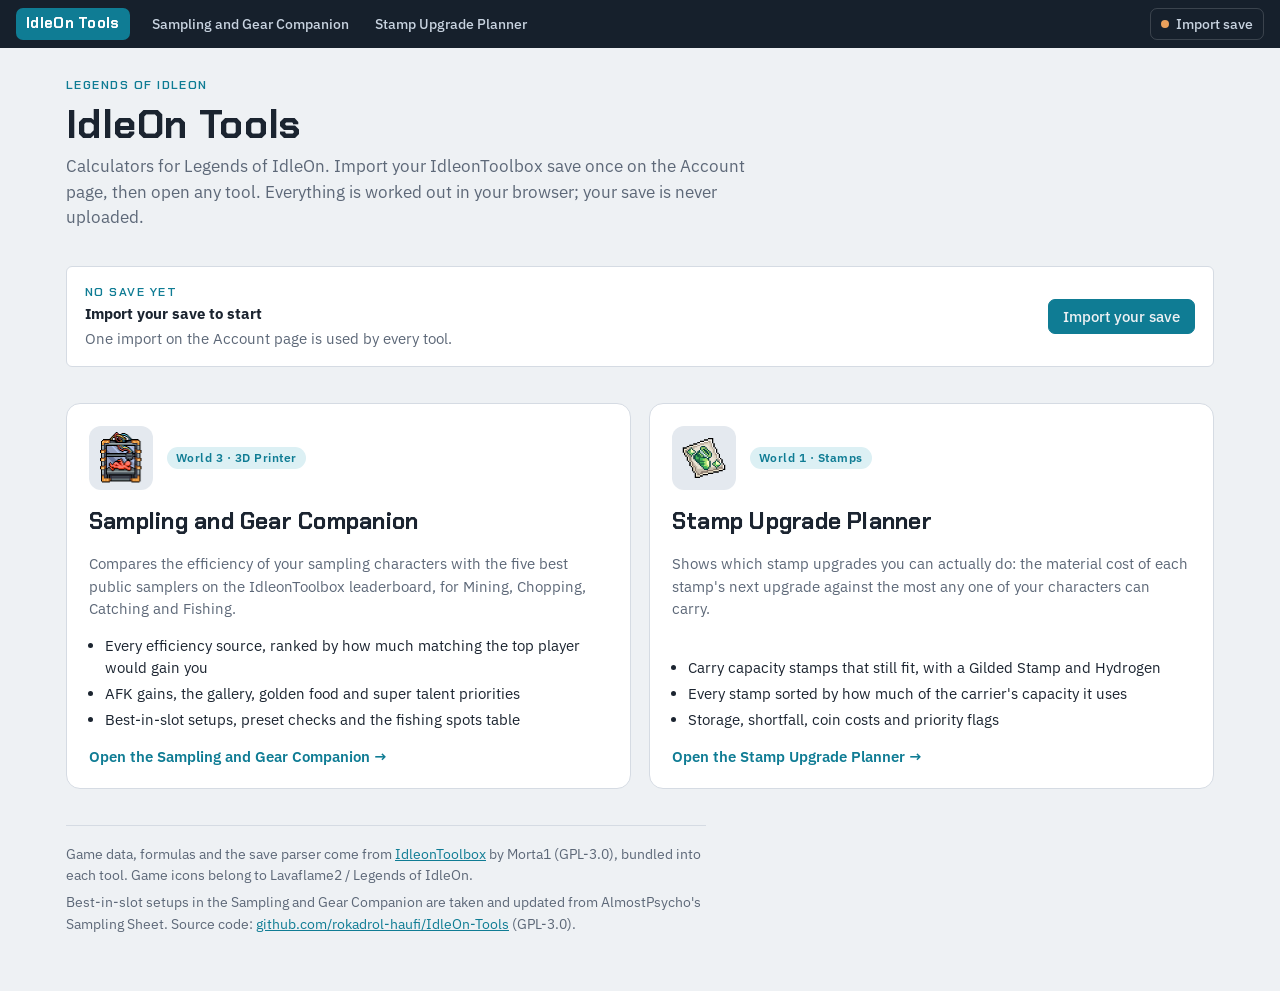
<file: index.html>
<!doctype html>
<html lang="en">
<head>
<meta charset="utf-8">
<meta name="viewport" content="width=device-width, initial-scale=1">
<title>IdleOn Tools</title>
<meta name="description" content="Calculators for Legends of IdleOn: 3D Printer sample gaps and stamp upgrade planning. Import your IdleonToolbox save once; everything runs in your browser.">
<link rel="icon" href="assets/favicon.png" type="image/png">
<link rel="icon" href="assets/favicon-32.png" sizes="32x32" type="image/png">
<link rel="apple-touch-icon" href="assets/apple-touch-icon.png">
<link rel="stylesheet" href="assets/theme.css">
<script src="assets/site.js" data-page="home"></script>
<style>
/* Layout: one column — title block, account status, a card per tool, credits. */
.page { gap: 36px; }
.lede { font-size: 1.05rem; }
.acct-card { display: flex; flex-wrap: wrap; gap: 10px 16px; align-items: center; }
.acct-card .grow { flex: 1 1 280px; min-width: 0; display: grid; gap: 2px; }
.tools { display: grid; grid-template-columns: repeat(auto-fit, minmax(300px, 1fr)); gap: 18px; }
.tool { display: grid; grid-template-rows: auto auto 1fr auto; gap: 14px; background: var(--surface); border: 1px solid var(--line); border-radius: 14px; padding: 22px 22px 20px; text-decoration: none; color: inherit; transition: border-color .15s, transform .15s; }
.tool:hover { border-color: var(--accent); transform: translateY(-2px); }
.tool:focus-visible { outline: 2px solid var(--accent); outline-offset: 3px; }
.tool .top { display: flex; gap: 14px; align-items: center; }
.tool .icon { width: 64px; height: 64px; flex: none; display: grid; place-items: center; background: var(--sunk); border-radius: 12px; }
.tool .icon img { max-width: 48px; max-height: 52px; }
.tool .tag { font-size: 0.75rem; font-weight: 600; letter-spacing: 0.04em; color: var(--accent); background: var(--accent-soft); border-radius: 999px; padding: 2px 9px; }
.tool h2 { font-size: 1.45rem; font-weight: 700; }
.tool .what { color: var(--muted); }
.tool ul { margin: 0; padding-left: 1.1em; display: grid; gap: 4px; font-size: 0.93rem; }
.tool .go { font-weight: 600; color: var(--accent); }
footer { color: var(--muted); font-size: 0.88rem; display: grid; gap: 6px; border-top: 1px solid var(--line); padding-top: 18px; max-width: 80ch; }
@media (prefers-reduced-motion: reduce) { .tool:hover { transform: none; } }
</style>
</head>
<body>
<nav id="site-bar"></nav>
<main class="page">
  <header class="page-head">
    <span class="eyebrow">Legends of IdleOn</span>
    <h1>IdleOn Tools</h1>
    <p class="lede">Calculators for Legends of IdleOn. Import your IdleonToolbox save once on the Account page, then open any tool. Everything is worked out in your browser; your save is never uploaded.</p>
  </header>

  <section class="panel acct-card" aria-label="Your save">
    <div class="grow" id="acctText"></div>
    <a class="btn primary" href="account/" id="acctBtn">Import your save</a>
  </section>

  <section class="tools" aria-label="All tools">
    <a class="tool" href="sampling-gear-companion/">
      <div class="top"><span class="icon"><img src="assets/ConTower0.png" alt=""></span><span class="tag">World 3 · 3D Printer</span></div>
      <h2>Sampling and Gear Companion</h2>
      <div class="what">
        <p>Compares the efficiency of your sampling characters with the five best public samplers on the IdleonToolbox leaderboard, for Mining, Chopping, Catching and Fishing.</p>
      </div>
      <ul>
        <li>Every efficiency source, ranked by how much matching the top player would gain you</li>
        <li>AFK gains, the gallery, golden food and super talent priorities</li>
        <li>Best-in-slot setups, preset checks and the fishing spots table</li>
      </ul>
      <span class="go">Open the Sampling and Gear Companion →</span>
    </a>
    <a class="tool" href="stamp-planner/">
      <div class="top"><span class="icon"><img src="assets/StampA34.png" alt=""></span><span class="tag">World 1 · Stamps</span></div>
      <h2>Stamp Upgrade Planner</h2>
      <div class="what">
        <p>Shows which stamp upgrades you can actually do: the material cost of each stamp's next upgrade against the most any one of your characters can carry.</p>
      </div>
      <ul>
        <li>Carry capacity stamps that still fit, with a Gilded Stamp and Hydrogen</li>
        <li>Every stamp sorted by how much of the carrier's capacity it uses</li>
        <li>Storage, shortfall, coin costs and priority flags</li>
      </ul>
      <span class="go">Open the Stamp Upgrade Planner →</span>
    </a>
  </section>

  <footer>
    <p>Game data, formulas and the save parser come from <a href="https://github.com/Morta1/IdleonToolbox">IdleonToolbox</a> by Morta1 (GPL-3.0), bundled into each tool. Game icons belong to Lavaflame2 / Legends of IdleOn.</p>
    <p>Best-in-slot setups in the Sampling and Gear Companion are taken and updated from AlmostPsycho's Sampling Sheet. Source code: <a href="https://github.com/rokadrol-haufi/IdleOn-Tools">github.com/rokadrol-haufi/IdleOn-Tools</a> (GPL-3.0).</p>
  </footer>
</main>
<script>
(() => {
  const T = window.IdleonTools;
  const paint = (m) => {
    document.getElementById('acctText').innerHTML = m
      ? `<span class="eyebrow">Save loaded</span><strong>${T.esc(m.label)}</strong><span class="muted">Save from ${T.esc(T.when(m.lastUpdated))}${m.chars ? ' · ' + m.chars + ' characters' : ''}</span>`
      : '<span class="eyebrow">No save yet</span><strong>Import your save to start</strong><span class="muted">One import on the Account page is used by every tool.</span>';
    const b = document.getElementById('acctBtn');
    b.textContent = m ? 'Manage account' : 'Import your save';
    b.classList.toggle('primary', !m);
  };
  paint(T.account.meta());
  T.account.onChange(paint);
})();
</script>
</body>
</html>
</file>
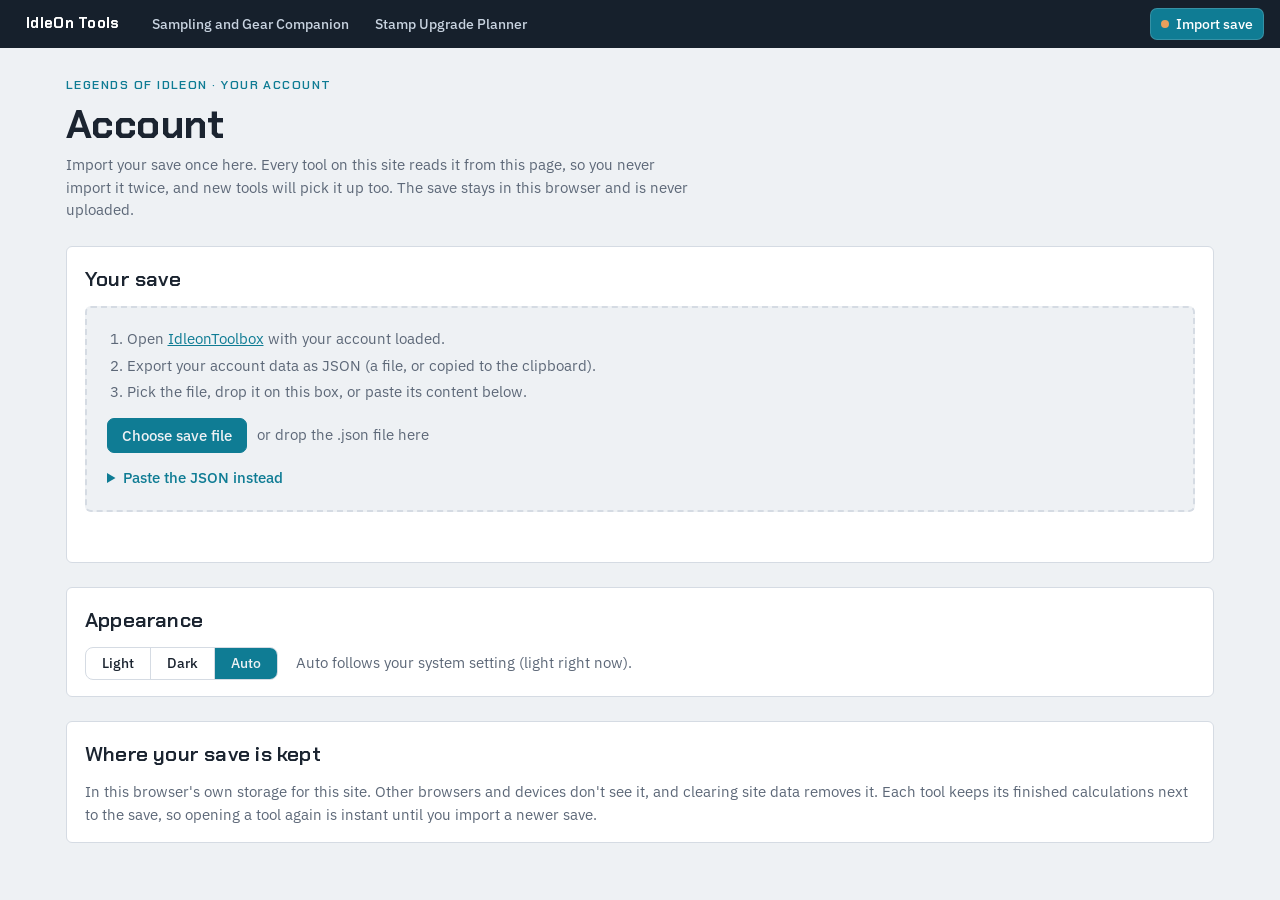
<file: account/index.html>
<!doctype html>
<html lang="en">
<head>
<meta charset="utf-8">
<meta name="viewport" content="width=device-width, initial-scale=1, viewport-fit=cover">
<title>Account · IdleOn Tools</title>
<meta name="description" content="Import your Legends of IdleOn save once; every IdleOn Tools page reads it from here.">
<link rel="icon" href="../assets/favicon.png" type="image/png">
<link rel="icon" href="../assets/favicon-32.png" sizes="32x32" type="image/png">
<link rel="apple-touch-icon" href="../assets/apple-touch-icon.png">
<link rel="stylesheet" href="../assets/theme.css">
<script src="../assets/site.js" data-page="account"></script>
<style>
/* Layout: page head, the save panel (summary + characters or the import box), then display settings. */
.drop { display: grid; gap: 14px; justify-items: start; border: 2px dashed var(--line); border-radius: var(--radius); padding: 20px; background: var(--bg); }
.drop.over { border-color: var(--accent); background: var(--accent-soft); }
.drop .row { display: flex; flex-wrap: wrap; gap: 10px; align-items: center; }
.drop ol { margin: 0; padding-left: 1.3em; display: grid; gap: 4px; color: var(--muted); max-width: 70ch; }
textarea { width: 100%; min-height: 120px; font: 13px/1.4 var(--font-mono); background: var(--surface); color: var(--fg); border: 1px solid var(--line); border-radius: 8px; padding: 10px; resize: vertical; }
details.paste { width: 100%; }
details.paste summary { cursor: pointer; color: var(--accent); font-weight: 500; }
details.paste[open] summary { margin-bottom: 8px; }
.status { min-height: 1.5em; }
.status .err { color: var(--gap); font-weight: 500; }
.status .ok { color: var(--ahead); font-weight: 500; }
.facts { display: grid; grid-template-columns: repeat(auto-fit, minmax(170px, 1fr)); gap: 10px; }
.fact { background: var(--bg); border: 1px solid var(--line); border-radius: 8px; padding: 10px 12px; display: grid; gap: 2px; min-width: 0; }
.fact .k { font-size: 0.74rem; text-transform: uppercase; letter-spacing: 0.08em; color: var(--muted); font-weight: 600; }
.fact .v { font-family: var(--font-display); font-weight: 600; font-size: 1.1rem; overflow-wrap: anywhere; }
.chars { display: grid; grid-template-columns: repeat(auto-fill, minmax(210px, 1fr)); gap: 8px; }
.char { display: grid; grid-template-columns: 40px 1fr; gap: 10px; align-items: center; padding: 8px 10px; border: 1px solid var(--line); border-radius: 8px; background: var(--surface); min-width: 0; }
.char img { width: 38px; height: 36px; object-fit: contain; }
.char .n { font-weight: 600; overflow-wrap: anywhere; }
.char .c { font-size: 0.86rem; color: var(--muted); }
.actions { display: flex; flex-wrap: wrap; gap: 8px; align-items: center; }
.confirm { display: flex; flex-wrap: wrap; gap: 8px; align-items: center; background: var(--gap-soft); border-radius: 8px; padding: 8px 12px; }
.tools { display: flex; flex-wrap: wrap; gap: 8px; }
.theme-row { display: flex; flex-wrap: wrap; gap: 12px 18px; align-items: center; }
</style>
</head>
<body>
<nav id="site-bar"></nav>
<main class="page">
  <header class="page-head">
    <span class="eyebrow">Legends of IdleOn · Your account</span>
    <h1>Account</h1>
    <p class="lede">Import your save once here. Every tool on this site reads it from this page, so you never import it twice, and new tools will pick it up too. The save stays in this browser and is never uploaded.</p>
  </header>

  <section class="panel" aria-labelledby="saveH">
    <h2 id="saveH">Your save</h2>
    <div id="loaded" hidden>
      <div style="display:grid;gap:14px">
        <div class="facts" id="facts"></div>
        <div class="chars" id="chars"></div>
        <div class="actions" id="actions">
          <button type="button" class="btn" id="replaceBtn">Import a newer save</button>
          <button type="button" class="btn danger" id="removeBtn">Remove save</button>
          <span class="muted" style="font-size:.9rem">Open a tool:</span>
          <span class="tools">
            <a class="btn" href="../sampling-gear-companion/">Sampling and Gear Companion</a>
            <a class="btn" href="../stamp-planner/">Stamp Upgrade Planner</a>
          </span>
        </div>
        <div class="confirm" id="confirm" hidden>
          <span>Remove the save from this browser? The tools will be empty until you import again.</span>
          <button type="button" class="btn danger" id="confirmYes">Remove</button>
          <button type="button" class="btn" id="confirmNo">Keep it</button>
        </div>
      </div>
    </div>

    <div class="drop" id="drop" hidden>
      <ol>
        <li>Open <a href="https://idleontoolbox.com/" target="_blank" rel="noopener">IdleonToolbox</a> with your account loaded.</li>
        <li>Export your account data as JSON (a file, or copied to the clipboard).</li>
        <li>Pick the file, drop it on this box, or paste its content below.</li>
      </ol>
      <div class="row">
        <label class="btn primary" for="fileIn">Choose save file</label>
        <input type="file" id="fileIn" accept=".json,application/json" hidden>
        <span class="muted">or drop the .json file here</span>
        <button type="button" class="btn" id="cancelBtn" hidden>Cancel</button>
      </div>
      <details class="paste" id="pasteBox">
        <summary>Paste the JSON instead</summary>
        <textarea id="pasteIn" spellcheck="false" placeholder='{"data": {...}, "charNames": [...], ...}' aria-label="Save file content"></textarea>
        <div style="margin-top:8px"><button type="button" class="btn primary" id="pasteBtn">Use pasted save</button></div>
      </details>
    </div>
    <p class="status" id="status" role="status" aria-live="polite"></p>
  </section>

  <section class="panel" aria-labelledby="themeH">
    <h2 id="themeH">Appearance</h2>
    <div class="theme-row">
      <div class="seg" role="group" aria-label="Colour theme">
        <button type="button" data-t="light">Light</button>
        <button type="button" data-t="dark">Dark</button>
        <button type="button" data-t="auto">Auto</button>
      </div>
      <span class="muted" id="themeNote"></span>
    </div>
  </section>

  <section class="panel" aria-labelledby="storeH">
    <h2 id="storeH">Where your save is kept</h2>
    <p class="muted">In this browser's own storage for this site. Other browsers and devices don't see it, and clearing site data removes it. Each tool keeps its finished calculations next to the save, so opening a tool again is instant until you import a newer save.</p>
  </section>
</main>
<script>
(() => {
  const T = window.IdleonTools;
  const $ = (id) => document.getElementById(id);
  const esc = T.esc;
  // Class index → name, from IdleonToolbox shared-data "classes".
  const CLASSES = ['0','Beginner','Journeyman','Maestro','Voidwalker','Infinilyte','Rage_Basics','Warrior','Barbarian','Squire','Blood_Berserker','Nope','Divine_Knight','Nope','Death_Bringer','Filler','Royal_Guardian','Filler','Calm_Basics','Archer','Bowman','Hunter','Siege_Breaker','Nope','Nope','Beast_Master','Filler','Filler','Filler','Wind_Walker','Savvy_Basics','Mage','Wizard','Shaman','Elemental_Sorcerer','Spiritual_Monk','Bubonic_Conjuror','Nope','Filler','Filler','Arcane_Cultist'];
  const ICONS = new Set([1,2,3,4,5,7,8,9,10,12,14,16,19,20,21,22,25,29,31,32,33,34,35,36,40]);
  const num = (v) => (typeof v === 'string' ? Number(v) : v);
  const arr = (v) => { if (typeof v === 'string') { try { return JSON.parse(v); } catch (e) { return null; } } return v; };

  const summarize = (raw) => {
    const d = raw.data || {};
    const names = raw.charNames || [];
    return {
      chars: names.map((name, i) => {
        const cls = num(d['CharacterClass_' + i]);
        const lv = arr(d['Lv0_' + i]);
        return { name, cls, className: String(CLASSES[cls] || 'Unknown').replace(/_/g, ' '), level: Array.isArray(lv) ? num(lv[0]) : null };
      }),
    };
  };

  const setStatus = (html) => { $('status').innerHTML = html; };
  let importing = false;

  const showImport = (open) => { $('drop').hidden = !open; $('cancelBtn').hidden = !(open && T.account.meta()); };

  const render = async () => {
    const rec = await T.account.getSave();
    $('loaded').hidden = !rec;
    $('confirm').hidden = true; $('actions').hidden = false;
    if (!rec) { showImport(true); return; }
    showImport(false);
    const s = rec.summary || {};
    const chars = s.chars || [];
    const fact = (k, v) => `<div class="fact"><span class="k">${k}</span><span class="v">${v}</span></div>`;
    $('facts').innerHTML =
      fact('Save', esc(rec.label)) +
      fact('Save from', esc(T.when(rec.lastUpdated))) +
      fact('Imported', esc(T.when(rec.importedAt))) +
      fact('Characters', chars.length + ' · ' + (rec.text.length / 1024).toFixed(0) + ' KB');
    $('chars').innerHTML = chars.map((c) => `<div class="char">${ICONS.has(c.cls) ? `<img src="../assets/classes/${c.cls}.png" alt="">` : '<span></span>'}<div style="min-width:0"><div class="n">${esc(c.name)}</div><div class="c">${esc(c.className)}${c.level ? ' · Lv\u00a0' + c.level.toLocaleString('en-US') : ''}</div></div></div>`).join('');
  };

  const importText = async (text, label) => {
    if (importing) return;
    text = String(text || '').trim();
    if (!text) { setStatus('<span class="err">The paste box is empty.</span> Paste your save JSON first.'); return; }
    importing = true;
    setStatus('Reading the save…');
    try {
      let raw;
      try { raw = JSON.parse(text); } catch (e) { throw new Error('That is not valid JSON. Copy the whole export and try again.'); }
      const summary = raw && raw.charNames ? summarize(raw) : null;
      await T.account.setSave(text, label, summary);
      $('pasteIn').value = ''; $('pasteBox').open = false;
      await render();
      setStatus(`<span class="ok">Save imported.</span> ${summary ? summary.chars.length + ' characters.' : ''} The tools will use it the next time they open.`);
    } catch (e) {
      setStatus(`<span class="err">Could not import that save.</span> ${esc(e.message || e)}`);
    } finally { importing = false; }
  };
  const readFile = (f) => {
    if (!f) return;
    const r = new FileReader();
    r.onload = () => importText(String(r.result), f.name);
    r.onerror = () => setStatus('<span class="err">The file could not be read.</span> Try exporting it again.');
    r.readAsText(f);
  };

  $('fileIn').addEventListener('change', (e) => { readFile(e.target.files[0]); e.target.value = ''; });
  const drop = $('drop');
  ['dragenter', 'dragover'].forEach((t) => drop.addEventListener(t, (e) => { e.preventDefault(); drop.classList.add('over'); }));
  ['dragleave', 'drop'].forEach((t) => drop.addEventListener(t, (e) => { e.preventDefault(); drop.classList.remove('over'); }));
  drop.addEventListener('drop', (e) => readFile(e.dataTransfer && e.dataTransfer.files[0]));
  $('pasteBtn').addEventListener('click', () => importText($('pasteIn').value, 'Pasted save'));
  $('replaceBtn').addEventListener('click', () => { showImport(true); setStatus(''); });
  $('cancelBtn').addEventListener('click', () => { showImport(false); setStatus(''); });
  $('removeBtn').addEventListener('click', () => { $('confirm').hidden = false; $('actions').hidden = true; });
  $('confirmNo').addEventListener('click', () => { $('confirm').hidden = true; $('actions').hidden = false; });
  $('confirmYes').addEventListener('click', async () => { await T.account.clearSave(); await render(); setStatus('Save removed from this browser.'); });
  T.account.onChange(() => { if (!importing) render(); });

  // Theme switch
  const mq = window.matchMedia ? window.matchMedia('(prefers-color-scheme: dark)') : null;
  const paintTheme = () => {
    const t = T.theme.get();
    document.querySelectorAll('.seg button').forEach((b) => b.setAttribute('aria-pressed', String(b.dataset.t === t)));
    $('themeNote').textContent = t === 'auto' ? `Auto follows your system setting (${mq && mq.matches ? 'dark' : 'light'} right now).` : `Always ${t}, on every page of this site.`;
  };
  document.querySelectorAll('.seg button').forEach((b) => b.addEventListener('click', () => { T.theme.set(b.dataset.t); paintTheme(); }));
  if (mq && mq.addEventListener) mq.addEventListener('change', paintTheme);
  paintTheme();
  render();
})();
</script>
</body>
</html>
</file>
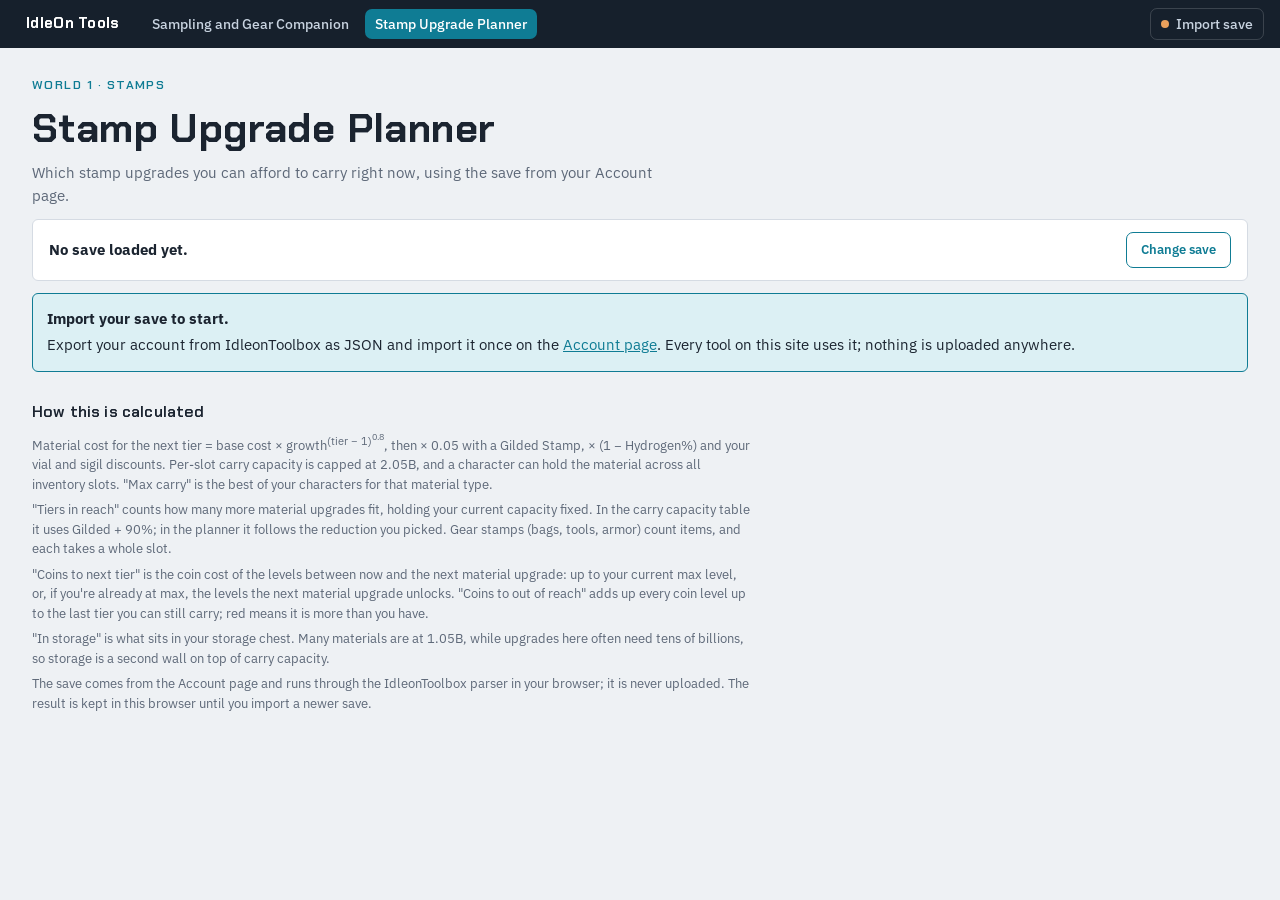
<file: stamp-planner/index.html>
<!doctype html>
<html lang="en">
<head>
<meta charset="utf-8">
<meta name="viewport" content="width=device-width, initial-scale=1, viewport-fit=cover">
<title>Stamp Upgrade Planner</title>
<style>:root{color-scheme:light;padding-top:env(safe-area-inset-top,0px);padding-bottom:env(safe-area-inset-bottom,0px)}body{margin:0;font:14px/1.5 system-ui,sans-serif}img{max-width:100%}[hidden]{display:none!important}</style>

<link rel="icon" href="../assets/favicon.png" type="image/png">
<link rel="icon" href="../assets/favicon-32.png" sizes="32x32" type="image/png">
<link rel="apple-touch-icon" href="../assets/apple-touch-icon.png">
<link rel="stylesheet" href="../assets/theme.css">
<script src="../assets/site.js" data-page="stamps"></script>
<style>
/* Layout: one working column — status strip, carry-cap verdicts, then the sortable upgrade table. */
:root{
  --panel:var(--surface); --ink:var(--fg);
  --gold:#a8730c; --gold-soft:#f6ead0; --hydro:#0f7c94; --hydro-soft:#dcf0f4;
  --ok:#1f7a45; --ok-soft:#dcf1e4; --warn:#9a5b00; --warn-soft:#fbecd2; --bad:#b0322e; --bad-soft:#f8dedc;
  --f-display:var(--font-display); --f-body:var(--font-body); --f-mono:var(--font-mono);
  --t-material:#2f7f7a; --t-logs:#8a5a2b; --t-leaf:#3f8a2e; --t-ore:#b0612a; --t-bars:#5b6f86; --t-fish:#1f6fb5;
  --t-bugs:#8a8a12; --t-critters:#b05a7a; --t-souls:#7a4fc0; --t-food:#c0442b; --t-gear:#56606e; --t-stone:#6a58a8; --t-other:#7a7062;
  --exalt:#b0389a; --exalt-soft:#f7e1f2;
  --t-rare:#c81e3a; --t-rare-ink:#ffffff;
  --t-spel:#8a6a2b; --t-shop:#4256b8;
  --well:#1f2b3a; --well-edge:#1f2b3a;
}
@media (prefers-color-scheme: dark){:root:not([data-theme="light"]){
  --gold:#e3b04b; --gold-soft:#3a2f17; --hydro:#5cc3d8; --hydro-soft:#15323a;
  --ok:#5fcf8b; --ok-soft:#173326; --warn:#f0b35a; --warn-soft:#3a2b14; --bad:#f07f78; --bad-soft:#3c1d1c;
  --t-material:#5fc4bd; --t-logs:#d39a5c; --t-leaf:#7fcf63; --t-ore:#f09a5a; --t-bars:#a3b6cc; --t-fish:#6ab3f0;
  --t-bugs:#d3d150; --t-critters:#ec93b4; --t-souls:#b896f2; --t-food:#f2836a; --t-gear:#a5afbd; --t-stone:#ab9bea; --t-other:#bcb2a3;
  --exalt:#ec84d6; --exalt-soft:#3c1d36;
  --t-rare:#ff5c77; --t-rare-ink:#1a0a0e;
  --t-spel:#d8b26a; --t-shop:#98a8f5;
  --well:#0c1118; --well-edge:#3a4656;
  color-scheme:dark}}
:root[data-theme="dark"]{
  --gold:#e3b04b; --gold-soft:#3a2f17; --hydro:#5cc3d8; --hydro-soft:#15323a;
  --ok:#5fcf8b; --ok-soft:#173326; --warn:#f0b35a; --warn-soft:#3a2b14; --bad:#f07f78; --bad-soft:#3c1d1c;
  --t-material:#5fc4bd; --t-logs:#d39a5c; --t-leaf:#7fcf63; --t-ore:#f09a5a; --t-bars:#a3b6cc; --t-fish:#6ab3f0;
  --t-bugs:#d3d150; --t-critters:#ec93b4; --t-souls:#b896f2; --t-food:#f2836a; --t-gear:#a5afbd; --t-stone:#ab9bea; --t-other:#bcb2a3;
  --exalt:#ec84d6; --exalt-soft:#3c1d36;
  --t-rare:#ff5c77; --t-rare-ink:#1a0a0e;
  --t-spel:#d8b26a; --t-shop:#98a8f5;
  --well:#0c1118; --well-edge:#3a4656;
  color-scheme:dark}
.wrap{max-width:none;margin:0 auto;padding-inline:clamp(16px,2.5vw,40px);padding-block:28px 56px;display:flex;flex-direction:column;gap:28px}
h2{font-size:1.3rem}
p{margin:0;max-width:72ch}
.muted{color:var(--muted)}
.mono,td.num,.num{font-family:var(--f-mono);font-variant-numeric:tabular-nums}
header{display:flex;flex-direction:column;gap:12px}
.strip{display:grid;grid-template-columns:repeat(auto-fit,minmax(200px,1fr));gap:12px}
.fact{background:var(--panel);border:1px solid var(--line);border-radius:6px;padding:12px 14px;display:flex;flex-direction:column;gap:2px;min-width:0}
.fact .k{font-size:12px;text-transform:uppercase;letter-spacing:.08em;color:var(--muted)}
.fact .v{font-family:var(--f-display);font-size:22px;font-weight:600}
.fact .s{font-size:13px;color:var(--muted)}
.reducers{display:grid;grid-template-columns:repeat(auto-fit,minmax(min(100%,320px),1fr));gap:12px}
.red{display:grid;grid-template-columns:64px 1fr;gap:14px;align-items:start;background:var(--panel);border:1px solid var(--line);border-left:4px solid var(--hydro);border-radius:6px;padding:14px 16px;min-width:0}
.red.g{border-left-color:var(--gold)}
.meritctl{flex-basis:100%;display:flex;flex-wrap:wrap;gap:6px 16px;align-items:center;border:1px solid var(--exalt);background:var(--exalt-soft);border-radius:6px;padding:8px 12px;font-size:13px}
.meritctl img{width:24px;height:24px;object-fit:contain}
.meritctl b{color:var(--exalt);font-family:var(--f-mono)}
.switch{display:inline-flex;align-items:center;gap:10px;cursor:pointer;font-weight:600;font-size:14px}
.switch input{position:absolute;opacity:0;width:1px;height:1px}
.switch .track{position:relative;width:40px;height:22px;border-radius:11px;background:var(--line);transition:background .15s;flex:none}
.switch .track::after{content:"";position:absolute;top:3px;left:3px;width:16px;height:16px;border-radius:50%;background:var(--panel);box-shadow:0 1px 2px rgba(0,0,0,.3);transition:transform .15s}
.switch input:checked + .track{background:var(--exalt)}
.switch input:checked + .track::after{transform:translateX(18px)}
.switch input:focus-visible + .track{outline:2px solid var(--accent);outline-offset:2px}
.switch input:disabled + .track{opacity:.6}
.redimg{display:grid;place-items:center;width:64px;height:64px;border-radius:8px;background:var(--hydro-soft)}
.red.g .redimg{background:var(--gold-soft)}
.redimg img{max-width:48px;max-height:48px;object-fit:contain}
.redbody{display:flex;flex-direction:column;gap:4px;min-width:0}
.red .k{font-size:12px;text-transform:uppercase;letter-spacing:.08em;color:var(--muted);font-weight:600}
.red .v{font-family:var(--f-display);font-size:32px;font-weight:700;line-height:1.1;color:var(--hydro);font-variant-numeric:tabular-nums}
.red.g .v{color:var(--gold)}
.red .v .of{font-family:var(--f-body);font-size:14px;font-weight:500;color:var(--muted);margin-left:6px}
.red .s{font-size:13px;color:var(--muted)}
.meter{position:relative;height:10px;border-radius:5px;background:var(--line);margin:4px 0 2px}
.meter i{position:absolute;left:0;top:0;bottom:0;border-radius:5px;background:var(--hydro);min-width:0}
.meter b{position:absolute;top:-3px;bottom:-3px;width:2px;background:var(--muted);opacity:.6}
section{display:flex;flex-direction:column;gap:12px}
.tablebox{overflow-x:auto;background:var(--panel);border:1px solid var(--line);border-radius:6px}
/* Auto layout: columns take their natural width and only wrap when the screen runs out of room. */
table{border-collapse:collapse;width:100%;min-width:760px;table-layout:auto}
th,td{padding:8px 10px;text-align:left;border-bottom:1px solid var(--line);vertical-align:top}
th{font-size:12px;text-transform:uppercase;letter-spacing:.06em;color:var(--muted);font-weight:600;white-space:normal;vertical-align:bottom;line-height:1.3;background:var(--panel);position:sticky;top:0}
th.sortable{cursor:pointer} th.sortable:hover{color:var(--ink)}
th.num,td.num{text-align:right}
tr:last-child td{border-bottom:0}
td .sub{display:block;font-size:12px;color:var(--muted);font-family:var(--f-body)}
.name{font-weight:600}
.pill{display:inline-block;padding:2px 8px;border-radius:999px;font-size:12px;font-weight:600;white-space:nowrap}
.pill.ok{background:var(--ok-soft);color:var(--ok)}
.pill.warn{background:var(--warn-soft);color:var(--warn)}
.pill.bad{background:var(--bad-soft);color:var(--bad)}
.pill.gold{background:var(--gold-soft);color:var(--gold)}
.bar{height:6px;border-radius:3px;background:var(--line);overflow:hidden;margin-top:4px;min-width:70px}
.bar i{display:block;height:100%;background:var(--hydro)}
.bar i.over{background:var(--bad)}
.controls{display:flex;flex-wrap:wrap;gap:16px;align-items:center;background:var(--panel);border:1px solid var(--line);border-radius:6px;padding:12px 14px}
.seg{display:inline-flex;border:1px solid var(--line);border-radius:6px;overflow:hidden}
.seg button{font:inherit;font-size:13px;border:0;background:transparent;color:var(--ink);padding:6px 12px;cursor:pointer;border-right:1px solid var(--line)}
.seg button:last-child{border-right:0}
.seg button[aria-pressed="true"]{background:var(--accent-soft);color:var(--accent);font-weight:600}
.seg button + button{border-left:0}
.seg.g button[aria-pressed="true"]{background:var(--gold-soft);color:var(--gold)}
.ctl{display:flex;align-items:center;gap:8px;font-size:13px}
.ctl .lbl{font-size:12px;text-transform:uppercase;letter-spacing:.08em;color:var(--muted)}
label.chk{display:inline-flex;align-items:center;gap:6px;cursor:pointer;font-size:13px}
input[type=search]{font:inherit;font-size:13px;padding:6px 10px;border:1px solid var(--line);border-radius:6px;background:var(--bg);color:var(--ink);min-width:0;width:180px}
button:focus-visible,input:focus-visible,th:focus-visible{outline:2px solid var(--accent);outline-offset:2px}
.path{display:flex;flex-direction:column;gap:6px;margin:0;padding:0;list-style:none}
.path li{display:grid;grid-template-columns:28px 1fr auto;gap:10px;align-items:baseline;background:var(--panel);border:1px solid var(--line);border-radius:6px;padding:8px 12px}
.path .n{font-family:var(--f-display);font-weight:700;color:var(--gold)}
.notes{display:flex;flex-direction:column;gap:6px;color:var(--muted);font-size:13px}
.notes p{max-width:90ch}
.summary{font-size:13px;color:var(--muted)}
.ico{width:44px;height:44px;object-fit:contain;image-rendering:auto;flex:none}
.ico.sm{width:36px;height:36px}
.cell{display:flex;gap:10px;align-items:center;min-width:0}
.cell > span{min-width:0}
.btn{font:inherit;font-size:13px;font-weight:600;padding:7px 14px;border-radius:7px;border:1px solid var(--accent);background:var(--accent);color:var(--bg);cursor:pointer;text-decoration:none}
.btn.ghost{background:transparent;color:var(--accent)}
.btn:disabled{opacity:.55;cursor:progress}
.status{font-size:13px;color:var(--muted)} .status.err{color:var(--bad)} .status.ok{color:var(--ok)}
.flag{font:inherit;font-size:20px;line-height:1;width:30px;height:30px;flex:none;border:0;border-radius:6px;background:transparent;color:var(--muted);cursor:pointer;padding:0}
.flag:hover{background:var(--gold-soft);color:var(--gold)}
.flag.on{color:var(--gold)}
tr.pri td{background:var(--gold-soft)}
tr.group td{font-family:var(--f-display);font-size:12px;text-transform:uppercase;letter-spacing:.1em;font-weight:600;color:var(--gold);padding-top:12px;background:var(--panel)}
.type{display:inline-block;font-size:12px;font-weight:600;padding:2px 8px;border-radius:4px;border:1px solid var(--line);color:var(--muted);white-space:normal;max-width:8em;line-height:1.25;text-align:center}
.type{--tc:var(--t-other);color:var(--tc);border-color:color-mix(in srgb, var(--tc) 45%, transparent);background:color-mix(in srgb, var(--tc) 13%, var(--panel))}
.type[data-t="Material"]{--tc:var(--t-material)} .type[data-t="Logs"]{--tc:var(--t-logs)} .type[data-t="Leaf"]{--tc:var(--t-leaf)}
.type[data-t="Ore"]{--tc:var(--t-ore)} .type[data-t="Bars"],.type[data-t="Oil"]{--tc:var(--t-bars)} .type[data-t="Fish"]{--tc:var(--t-fish)}
.type[data-t="Bugs"]{--tc:var(--t-bugs)} .type[data-t="Critters"]{--tc:var(--t-critters)} .type[data-t="Souls"]{--tc:var(--t-souls)}
.type[data-t="Food"]{--tc:var(--t-food)} .type[data-t="Rare Drop"]{background:var(--t-rare);color:var(--t-rare-ink);border-color:var(--t-rare)}
.type[data-t="Spelunking Chapter"]{--tc:var(--t-spel)} .type[data-t="Shop Item"]{--tc:var(--t-shop)}
.type[data-t="W7 Drop (no candy)"]{--tc:var(--warn);border-style:dashed} .type[data-t="Gear"]{--tc:var(--t-gear)} .type[data-t="Upgrade Stone"],.type[data-t="Statue"]{--tc:var(--t-stone)}
.xbadge{display:inline-block;margin-left:6px;padding:0 6px;border-radius:4px;font-size:11px;font-weight:700;letter-spacing:.04em;text-transform:uppercase;background:var(--exalt-soft);color:var(--exalt);vertical-align:1px}
.ico.ex{border-radius:8px;box-shadow:0 0 0 2px var(--exalt);background:var(--exalt-soft)}
.fact.x .v{color:var(--exalt)}
.short{color:var(--bad);font-weight:600}
.coins{display:inline-flex;gap:8px;align-items:center;justify-content:flex-end;flex-wrap:wrap}
.coin{display:inline-flex;gap:3px;align-items:center;white-space:nowrap}
.coin img{width:18px;height:21px;object-fit:contain;image-rendering:auto}
.fact .v .coin img{width:24px;height:28px}
.fact .v .coins{justify-content:flex-start}
.alert{border:2px solid var(--bad);border-radius:8px;padding:14px;background:color-mix(in srgb, var(--bad-soft) 55%, var(--bg))}
.alert .tablebox{border-color:color-mix(in srgb, var(--bad) 45%, var(--line))}
.alert-head{display:flex;gap:10px;align-items:center}
.alert-icon{display:inline-grid;place-items:center;width:26px;height:26px;border-radius:50%;background:var(--bad);color:var(--panel);font-family:var(--f-display);font-weight:700;flex:none}
.alert h2{color:var(--bad)}
.empty{display:flex;flex-direction:column;gap:4px;background:var(--accent-soft);color:var(--ink);border:1px solid var(--accent);border-radius:6px;padding:14px}
.empty[hidden]{display:none}
.fitcounts{display:flex;flex-wrap:wrap;gap:8px}
.fitcounts{flex-basis:100%}
.fc{font:inherit;font-size:13px;padding:6px 12px;border-radius:999px;border:1px solid var(--line);color:var(--muted);background:var(--bg);cursor:pointer}
.fc:hover{border-color:var(--accent);color:var(--ink)}
.fc b{font-family:var(--f-mono);color:var(--ink);font-weight:600;margin-right:2px}
.fc.gold b{color:var(--gold)}
.fc{display:inline-flex;align-items:center;gap:8px}
.fci{display:inline-flex;align-items:center;gap:3px}
.well{display:inline-grid;place-items:center;width:28px;height:28px;border-radius:6px;background:var(--well);box-shadow:inset 0 0 0 1px var(--well-edge)}
.well img{width:22px;height:22px;object-fit:contain;image-rendering:auto}
.fci img.gs{width:24px;height:24px;object-fit:contain;image-rendering:auto}
.lbl-st{margin-left:-4px}
.fc.custom{border-style:dashed}
.fc.custom[aria-pressed="true"]{border-style:solid}
.fc .ctag{font-family:var(--f-display);font-weight:600;text-transform:uppercase;letter-spacing:.06em;font-size:12px}
.customctl{flex-basis:100%;display:flex;flex-wrap:wrap;gap:10px 18px;align-items:center;background:var(--accent-soft);border:1px solid var(--accent);border-radius:6px;padding:8px 12px;font-size:13px}
.customctl .lbl{font-family:var(--f-display);font-size:12px;text-transform:uppercase;letter-spacing:.08em;color:var(--accent);font-weight:600}
.customctl img{width:22px;height:22px;object-fit:contain}
.customctl input[type=number]{font:inherit;font-family:var(--f-mono);width:5.5em;padding:4px 6px;border:1px solid var(--line);border-radius:4px;background:var(--panel);color:var(--ink);text-align:right}
.fci img.atom{width:22px;height:22px;object-fit:contain;image-rendering:auto}
.fc[aria-pressed="true"]{border-color:var(--accent);background:var(--accent-soft);color:var(--accent);font-weight:600}
input.rate{display:block;margin:0 0 6px auto;text-align:right;width:7.5em;font:inherit;font-family:var(--f-mono);font-size:12px;padding:3px 6px;border:1px solid var(--line);border-radius:4px;background:var(--bg);color:var(--ink)}
input.rate::placeholder{color:var(--muted);font-family:var(--f-body)}
input.rate.bad{border-color:var(--bad)}
td.farm .sub:first-child{margin-top:0}
td.farm .sub{margin-top:4px}
.alert-head{flex-wrap:wrap}
.alert-toggle{margin-left:auto}
.carry-hidden{display:flex;flex-wrap:wrap;gap:12px;align-items:center;font-size:13px;color:var(--muted);border:1px dashed var(--line);border-radius:6px;padding:8px 12px}
@media (max-width:560px){.path li{grid-template-columns:24px 1fr}.path li .num{grid-column:2}}
</style>
</head>
<body>
<nav id="site-bar"></nav>
<div class="wrap">
<header>
  <span class="eyebrow">World 1 · Stamps</span>
  <h1>Stamp Upgrade Planner</h1>
  <p class="lede">Which stamp upgrades you can afford to carry right now, using the save from your Account page.</p>
  <div class="save-strip" aria-label="Save in use">
    <div class="grow"><span id="saveText">Loading…</span> <span class="status" id="status" role="status"></span></div>
    <a class="btn ghost" href="../account/" id="acctLink">Change save</a>
  </div>

  <div class="empty" id="emptyState" hidden>
    <strong>Import your save to start.</strong>
    <span>Export your account from IdleonToolbox as JSON and import it once on the <a href="../account/">Account page</a>. Every tool on this site uses it; nothing is uploaded anywhere.</span>
  </div>
  <div class="strip" id="factStrip">
    <div class="fact x"><span class="k">Exalted Stamps</span><span class="v"><span id="xCount"></span> exalted</span><span class="s">The Compass multiplies their bonus by <span id="xMulti"></span>. Marked with a pink frame below.</span></div>
    <div class="fact"><span class="k">Coins</span><span class="v" id="money"></span><span class="s">Biggest coins first, 100 of one coin make the next. Coin costs above this show in red.</span></div>
    <div class="fact"><span class="k">No Stamp Left Behind</span><span class="v"><span id="nslb"></span> levels / day</span><span class="s">Free random levels. They also push stamps into higher-cost tiers over time.</span></div>
    <div class="fact"><span class="k">Best carrier</span><span class="v" id="bestCarrier"></span><span class="s" id="bestCarrierSub"></span></div>
  </div>
</header>

<div class="carry-hidden" id="carryHidden" hidden>
  <span>All carry capacity stamps are out of reach.</span>
  <button type="button" class="btn ghost" id="carryShowBtn">Show carry capacity stamps</button>
</div>
<section aria-labelledby="carryH" class="alert" id="carrySec" role="alert">
  <div class="alert-head"><span class="alert-icon" aria-hidden="true">!</span><h2 id="carryH">Carry capacity stamps still upgradable: <span id="carryCount"></span></h2>
    <label class="chk alert-toggle"><input type="checkbox" id="carryShowOOR"> Show out of reach</label></div>
  <div class="tablebox"><table id="carryTable"><thead><tr>
    <th>Stamp</th><th class="num">Level</th><th>Type</th><th>Material</th><th class="num">Cost (Gilded + 90%)</th><th class="num">In storage</th><th class="num">Time to farm</th><th class="num">Max carry</th><th>% to Max</th><th class="num">Tiers in reach</th><th class="num">Coins to next tier</th><th class="num">Coins to out of reach</th><th>Status</th>
  </tr></thead><tbody></tbody></table></div>
</section>

<section aria-labelledby="planH" id="planSec">
  <h2 id="planH">Upgrade planner</h2>
  <div class="reducers" aria-label="Your cost reductions right now">
    <div class="red h">
      <span class="redimg"><img id="hImg" alt=""></span>
      <div class="redbody">
        <span class="k">Hydrogen · cost reduction now</span>
        <span class="v"><span id="hNow"></span>%<span class="of"> of 90% cap</span></span>
        <div class="meter" aria-hidden="true"><i id="hBar"></i><b style="left:77.78%" title="70%"></b></div>
        <span class="s" id="hNote"></span>
      </div>
    </div>
    <div class="red g">
      <span class="redimg"><img id="gImg" alt=""></span>
      <div class="redbody">
        <span class="k">Gilded Stamps</span>
        <span class="v"><span id="gOwned"></span> owned</span>
        <span class="s" id="gNote"></span>
      </div>
    </div>
  </div>
  <div class="controls">
    <div class="meritctl" id="meritCard" hidden>
      <label class="switch"><input type="checkbox" id="meritSw"><span class="track" aria-hidden="true"></span><img id="mImg" alt=""><span id="meritLbl"></span></label>
      <span class="muted" id="meritNote"></span>
    </div>
    <div class="fitcounts" id="planSummary" role="group" aria-label="Reduction: number of stamps whose next tier fits in a character's inventory"></div>
    <div class="customctl" id="customCtl" hidden>
      <span class="lbl">Custom reduction</span>
      <label class="chk"><input type="checkbox" id="cGilded"> <img class="gs" id="cGsImg" alt=""> Gilded Stamp</label>
      <label class="chk"><img class="atom" id="cAtomImg" alt=""> Hydrogen <input type="number" id="cHydro" min="0" max="90" step="1" inputmode="numeric" aria-label="Hydrogen percent"> %</label>
      <span class="muted" id="cHint"></span>
    </div>
    <label class="chk"><input type="checkbox" id="fReach" checked> Hide out of reach</label>
    <label class="chk"><input type="checkbox" id="fOwned"> Only if enough in storage</label>
    <label class="chk"><input type="checkbox" id="fExalt"> Only exalted</label>
    <input type="search" id="fText" placeholder="Filter stamp or material" aria-label="Filter stamp or material">
  </div>
  <div class="tablebox"><table id="planTable"><thead><tr>
    <th class="sortable" data-k="n" tabindex="0">Stamp</th>
    <th class="num sortable" data-k="l" tabindex="0">Level</th>
    <th class="sortable" data-k="tl" tabindex="0">Type</th>
    <th class="sortable" data-k="i" tabindex="0">Material</th>
    <th class="num sortable" data-k="cost" tabindex="0">Cost</th>
    <th class="num sortable" data-k="o" tabindex="0">In storage</th>
    <th class="num">Time to farm</th>
    <th class="num sortable" data-k="cap" tabindex="0">Max carry</th>
    <th class="sortable" data-k="fill" tabindex="0">% to Max</th>
    <th class="num sortable" data-k="rt" tabindex="0">Tiers in reach</th>
    <th class="num sortable" data-k="gn" tabindex="0">Coins to next tier</th>
    <th class="num sortable" data-k="gx" tabindex="0">Coins to out of reach</th>
    <th>Status</th>
  </tr></thead><tbody></tbody></table></div>
</section>

<section class="notes" aria-label="How this is calculated">
  <h2 style="font-size:16px;color:var(--ink)">How this is calculated</h2>
  <p>Material cost for the next tier = base cost × growth<sup>(tier − 1)<sup>0.8</sup></sup>, then × 0.05 with a Gilded Stamp, × (1 − Hydrogen%) and your vial and sigil discounts. Per-slot carry capacity is capped at 2.05B, and a character can hold the material across all inventory slots. "Max carry" is the best of your characters for that material type.</p>
  <p>"Tiers in reach" counts how many more material upgrades fit, holding your current capacity fixed. In the carry capacity table it uses Gilded + 90%; in the planner it follows the reduction you picked. Gear stamps (bags, tools, armor) count items, and each takes a whole slot.</p>
  <p>"Coins to next tier" is the coin cost of the levels between now and the next material upgrade: up to your current max level, or, if you're already at max, the levels the next material upgrade unlocks. "Coins to out of reach" adds up every coin level up to the last tier you can still carry; red means it is more than you have.</p>
  <p>"In storage" is what sits in your storage chest. Many materials are at 1.05B, while upgrades here often need tens of billions, so storage is a second wall on top of carry capacity.</p>
  <p>The save comes from the Account page and runs through the IdleonToolbox parser in your browser; it is never uploaded. The result is kept in this browser until you import a newer save.</p>
</section>
</div>
<script id="data" type="application/json">null</script>
<script id="imgs" type="application/json">{"AlienTree":"[data-uri]","BirchTree":"[data-uri]","Bug1":"[data-uri]","Bug10":"[data-uri]","Bug12":"[data-uri]","Bug13":"[data-uri]","Bug2":"[data-uri]","Bug3":"[data-uri]","Bug4":"[data-uri]","Bug5":"[data-uri]","Bug7":"[data-uri]","Bug9":"[data-uri]","Coins1":"[data-uri]","Coins10":"[data-uri]","Coins11":"[data-uri]","Coins12":"[data-uri]","Coins13":"[data-uri]","Coins14":"[data-uri]","Coins15":"[data-uri]","Coins16":"[data-uri]","Coins17":"[data-uri]","Coins18":"[data-uri]","Coins19":"[data-uri]","Coins2":"[data-uri]","Coins20":"[data-uri]","Coins21":"[data-uri]","Coins22":"[data-uri]","Coins23":"[data-uri]","Coins24":"[data-uri]","Coins25":"[data-uri]","Coins3":"[data-uri]","Coins4":"[data-uri]","Coins5":"[data-uri]","Coins6":"[data-uri]","Coins7":"[data-uri]","Coins8":"[data-uri]","Coins9":"[data-uri]","Copper":"[data-uri]","CopperBar":"[data-uri]","CraftMat1":"[data-uri]","CraftMat11":"[data-uri]","CraftMat12":"[data-uri]","CraftMat13":"[data-uri]","CraftMat14":"[data-uri]","CraftMat3":"[data-uri]","CraftMat5":"[data-uri]","CraftMat6":"[data-uri]","Critter2":"[data-uri]","Critter3":"[data-uri]","Critter4":"[data-uri]","Critter5":"[data-uri]","Critter7":"[data-uri]","Dementia":"[data-uri]","DementiaBar":"[data-uri]","DesertA1":"[data-uri]","DesertA1b":"[data-uri]","DesertA2":"[data-uri]","DesertA3":"[data-uri]","DesertB1":"[data-uri]","DesertB2":"[data-uri]","DesertB3":"[data-uri]","Dreadlo":"[data-uri]","EquipmentHats20":"[data-uri]","EquipmentHats3":"[data-uri]","EquipmentShirts12":"[data-uri]","EquipmentStatues29":"[data-uri]","EquipmentTools2":"[data-uri]","EquipmentToolsHatchet1":"[data-uri]","EquipmentToolsHatchet3":"[data-uri]","Fish1":"[data-uri]","Fish12":"[data-uri]","Fish2":"[data-uri]","Fish3":"[data-uri]","Fish4":"[data-uri]","Fish5":"[data-uri]","Fish6":"[data-uri]","Fish8":"[data-uri]","Fish9":"[data-uri]","FoodG4":"[data-uri]","FoodMining1":"[data-uri]","Forest1":"[data-uri]","Forest2":"[data-uri]","Forest3":"[data-uri]","ForestTree":"[data-uri]","GalaxyA1":"[data-uri]","GalaxyA3":"[data-uri]","GalaxyB1":"[data-uri]","GildedStamp":"[data-uri]","Godshard":"[data-uri]","Gold":"[data-uri]","GoldBar":"[data-uri]","Grasslands1":"[data-uri]","Grasslands2":"[data-uri]","Grasslands3":"[data-uri]","Iron":"[data-uri]","IronBar":"[data-uri]","Jungle1":"[data-uri]","Jungle2":"[data-uri]","Jungle3":"[data-uri]","JungleTree":"[data-uri]","Ladle":"[data-uri]","LavaA1":"[data-uri]","LavaA1b":"[data-uri]","LavaA4":"[data-uri]","LavaA5":"[data-uri]","LavaB3":"[data-uri]","Leaf1":"[data-uri]","Leaf2":"[data-uri]","Leaf3":"[data-uri]","MaxCapBagM2":"[data-uri]","MeritBon14":"[data-uri]","OakTree":"[data-uri]","Particle":"[data-uri]","Plat":"[data-uri]","PlatBar":"[data-uri]","Quest17":"[data-uri]","Refinery1":"[data-uri]","SaharanFoal":"[data-uri]","SnowA1":"[data-uri]","SnowA4":"[data-uri]","SnowB1":"[data-uri]","SnowB4":"[data-uri]","Soul1":"[data-uri]","Soul2":"[data-uri]","Soul3":"[data-uri]","Soul6":"[data-uri]","Soul7":"[data-uri]","Spelunking0":"[data-uri]","Spelunking1":"[data-uri]","Spelunking2":"[data-uri]","SpiA2":"[data-uri]","SpiA2b":"[data-uri]","SpiA3":"[data-uri]","SpiA4":"[data-uri]","StampA1":"[data-uri]","StampA10":"[data-uri]","StampA11":"[data-uri]","StampA12":"[data-uri]","StampA13":"[data-uri]","StampA14":"[data-uri]","StampA15":"[data-uri]","StampA16":"[data-uri]","StampA17":"[data-uri]","StampA18":"[data-uri]","StampA19":"[data-uri]","StampA2":"[data-uri]","StampA20":"[data-uri]","StampA21":"[data-uri]","StampA22":"[data-uri]","StampA23":"[data-uri]","StampA24":"[data-uri]","StampA25":"[data-uri]","StampA26":"[data-uri]","StampA27":"[data-uri]","StampA28":"[data-uri]","StampA29":"[data-uri]","StampA3":"[data-uri]","StampA30":"[data-uri]","StampA31":"[data-uri]","StampA32":"[data-uri]","StampA33":"[data-uri]","StampA34":"[data-uri]","StampA35":"[data-uri]","StampA36":"[data-uri]","StampA37":"[data-uri]","StampA38":"[data-uri]","StampA39":"[data-uri]","StampA4":"[data-uri]","StampA40":"[data-uri]","StampA41":"[data-uri]","StampA42":"[data-uri]","StampA43":"[data-uri]","StampA44":"[data-uri]","StampA5":"[data-uri]","StampA6":"[data-uri]","StampA7":"[data-uri]","StampA8":"[data-uri]","StampA9":"[data-uri]","StampB1":"[data-uri]","StampB10":"[data-uri]","StampB11":"[data-uri]","StampB12":"[data-uri]","StampB13":"[data-uri]","StampB14":"[data-uri]","StampB15":"[data-uri]","StampB16":"[data-uri]","StampB17":"[data-uri]","StampB18":"[data-uri]","StampB19":"[data-uri]","StampB2":"[data-uri]","StampB20":"[data-uri]","StampB21":"[data-uri]","StampB22":"[data-uri]","StampB23":"[data-uri]","StampB24":"[data-uri]","StampB25":"[data-uri]","StampB26":"[data-uri]","StampB27":"[data-uri]","StampB28":"[data-uri]","StampB29":"[data-uri]","StampB3":"[data-uri]","StampB30":"[data-uri]","StampB31":"[data-uri]","StampB32":"[data-uri]","StampB33":"[data-uri]","StampB34":"[data-uri]","StampB35":"[data-uri]","StampB36":"[data-uri]","StampB37":"[data-uri]","StampB38":"[data-uri]","StampB39":"[data-uri]","StampB4":"[data-uri]","StampB40":"[data-uri]","StampB41":"[data-uri]","StampB42":"[data-uri]","StampB43":"[data-uri]","StampB44":"[data-uri]","StampB45":"[data-uri]","StampB46":"[data-uri]","StampB47":"[data-uri]","StampB48":"[data-uri]","StampB49":"[data-uri]","StampB5":"[data-uri]","StampB50":"[data-uri]","StampB51":"[data-uri]","StampB52":"[data-uri]","StampB53":"[data-uri]","StampB54":"[data-uri]","StampB55":"[data-uri]","StampB56":"[data-uri]","StampB57":"[data-uri]","StampB6":"[data-uri]","StampB7":"[data-uri]","StampB8":"[data-uri]","StampB9":"[data-uri]","StampC1":"[data-uri]","StampC10":"[data-uri]","StampC11":"[data-uri]","StampC12":"[data-uri]","StampC13":"[data-uri]","StampC14":"[data-uri]","StampC15":"[data-uri]","StampC16":"[data-uri]","StampC17":"[data-uri]","StampC18":"[data-uri]","StampC19":"[data-uri]","StampC2":"[data-uri]","StampC20":"[data-uri]","StampC21":"[data-uri]","StampC22":"[data-uri]","StampC23":"[data-uri]","StampC24":"[data-uri]","StampC25":"[data-uri]","StampC26":"[data-uri]","StampC27":"[data-uri]","StampC3":"[data-uri]","StampC4":"[data-uri]","StampC5":"[data-uri]","StampC6":"[data-uri]","StampC7":"[data-uri]","StampC8":"[data-uri]","StampC9":"[data-uri]","StoneZ1":"[data-uri]","StoneZ2":"[data-uri]","TestObj7":"[data-uri]","ToiletTree":"[data-uri]","Tree10":"[data-uri]","Tree12":"[data-uri]","Tree13":"[data-uri]","Tree9":"[data-uri]","w7A1":"[data-uri]","w7A11":"[data-uri]","w7A3":"[data-uri]","w7A9":"[data-uri]"}</script>
<script>
(function(){
  const BUILTIN = JSON.parse(document.getElementById('data').textContent);
  const IMG = JSON.parse(document.getElementById('imgs').textContent);
  const $ = (id) => document.getElementById(id);
  let D = BUILTIN;

  const fmt = (x) => {
    if (x == null || !isFinite(x)) return '–';
    const a = Math.abs(x);
    if (a < 1e3) return String(Math.round(x));
    if (a >= 1e21) return x.toExponential(2).replace('e+','e');
    const u = [[1e18,'Qn'],[1e15,'Q'],[1e12,'T'],[1e9,'B'],[1e6,'M'],[1e3,'K']];
    for (const [v,s] of u) if (a >= v) return (x/v).toFixed(x/v >= 100 ? 0 : x/v >= 10 ? 1 : 2) + s;
  };
  const esc = (s) => String(s ?? '').replace(/[&<>"]/g, c => ({'&':'&amp;','<':'&lt;','>':'&gt;','"':'&quot;'}[c]));
  const who = (w) => esc((w || '').replace(/_/g,' '));
  const icon = (raw, cls) => IMG[raw] ? `<img class="ico ${cls || ''}" src="${IMG[raw]}" alt="" loading="lazy">` : '';
  // older built-in data lacks the material raw name; map it from the image key set when needed
  const fillBar = (cost, cap) => {
    const r = cost / cap; const w = Math.min(100, r * 100);
    return `<div class="num" style="font-size:12px">${r > 9.99 ? '>999' : (r*100).toFixed(r < 0.01 ? 2 : 0)}%</div><div class="bar" aria-hidden="true"><i class="${r > 1 ? 'over' : ''}" style="width:${Math.max(w, r > 0 ? 1 : 0)}%"></i></div>`;
  };
  let PRI = new Set();
  try { PRI = new Set(JSON.parse(localStorage.getItem('stampPlannerPriority') || '[]')); } catch (e) {}
  const savePri = () => { try { localStorage.setItem('stampPlannerPriority', JSON.stringify([...PRI])); } catch (e) {} };
  const flagBtn = (s) => { const on = PRI.has(s.r); return `<button type="button" class="flag${on ? ' on' : ''}" data-flag="${esc(s.r)}" aria-pressed="${on}" title="${on ? 'Remove from priorities' : 'Mark as priority'}" aria-label="${on ? 'Remove' : 'Mark'} ${esc(s.n)} ${on ? 'from' : 'as'} priority">${on ? '★' : '☆'}</button>`; };
  const stampCell = (s) => `<div class="cell">${flagBtn(s)}${icon(s.r, s.x ? 'ex' : '')}<span><span class="name">${esc(s.n)}</span>${s.x ? '<span class="xbadge" title="Exalted stamp: its bonus is multiplied">Exalted</span>' : ''}<span class="sub">${esc(s.e)}</span></span></div>`;
  const TYPES = {bCraft:'Material',bLog:'Logs',bLeaf:'Leaf',bOre:'Ore',bBar:'Bars',cOil:'Oil',dFish:'Fish',dBugs:'Bugs',dCritters:'Critters',dSouls:'Souls',cFood:'Food',dStone:'Upgrade Stone',dQuest:'Quest Item',dStatueStone:'Statue',dTimeCandy:'Misc'};
  const typeLabel = (t) => !t ? '–' : (TYPES[t] || (t[0] === 'a' ? 'Gear' : t.replace(/^[a-z]/, '')));
  const typeOf = (s) => s.mc || (s.rd ? 'Rare Drop' : typeLabel(s.t));
  const typeCell = (s) => { const l = typeOf(s); return `<span class="type" data-t="${esc(l)}">${esc(l)}</span>`; };

  // ---- farming rates (per material, kept in this browser) ----
  // unit: what the rate is measured in; perHour converts "amount per unit" into hours (null = count kills instead)
  const RATE_KINDS = {
    'Spelunking Chapter': { ph: 'per hour', hoursPerUnit: 1 },
    'Rare Drop': { ph: 'per 1h candy', hoursPerUnit: 1, unitWord: 'h of candy' },
    'W7 Drop (no candy)': { ph: 'per 2 min', hoursPerUnit: 2 / 60 },
    'Kill': { ph: 'per kill', hoursPerUnit: null },
  };
  const rateKind = (s) => s.ir === 'Quest17' ? RATE_KINDS.Kill : RATE_KINDS[typeOf(s)] || null;
  let RATES = {};
  try { RATES = JSON.parse(localStorage.getItem('stampPlannerRates') || '{}') || {}; } catch (e) {}
  const saveRates = () => { try { localStorage.setItem('stampPlannerRates', JSON.stringify(RATES)); } catch (e) {} };
  // Accepts 1500, 1,500, 2.5K, 1.2M, 3B, 4T (case-insensitive).
  const parseAmount = (txt) => {
    const m = String(txt ?? '').trim().replace(/[,'\s]/g, '').match(/^(\d+(?:\.\d+)?)([kmbt]?)$/i);
    if (!m) return null;
    const mult = { '': 1, k: 1e3, m: 1e6, b: 1e9, t: 1e12 }[m[2].toLowerCase()];
    return parseFloat(m[1]) * mult;
  };
  const rateInput = (s) => {
    const kind = rateKind(s);
    if (!kind) return '';
    const v = RATES[s.ir] ?? '';
    const bad = v !== '' && !(parseAmount(v) > 0);
    return `<input class="rate${bad ? ' bad' : ''}" type="text" inputmode="decimal" data-ir="${esc(s.ir)}" value="${esc(v)}" placeholder="${kind.ph}" aria-label="${esc(s.i)} ${kind.ph}" title="${kind.ph}, e.g. 1.5M or 2B">`;
  };
  const fmtHours = (h) => {
    if (!isFinite(h)) return '–';
    if (h < 1) return `${Math.max(1, Math.round(h * 60))} min`;
    if (h < 48) return `${h.toFixed(h < 10 ? 1 : 0)} h`;
    return `${fmt(Math.round(h))} h<span class="sub">${(h / 24).toFixed(h / 24 < 100 ? 1 : 0)} days</span>`;
  };
  const farmTime = (need, rate, kind) => {
    if (need <= 0) return '<span class="pill ok">Have enough</span>';
    if (!(rate > 0)) return '<span class="muted">enter rate</span>';
    const units = need / rate;
    return kind.hoursPerUnit == null ? `${fmt(Math.ceil(units))} kills` : fmtHours(units * kind.hoursPerUnit);
  };
  const farmCell = (r, k) => {
    const kind = rateKind(r);
    if (!kind) return '<td class="num"><span class="muted">–</span></td>';
    const rate = parseAmount(RATES[r.ir]);
    const fits = r.fill <= 1;
    const next = fits ? farmTime(r.cost - r.o, rate, kind) : '<span class="muted">out of reach</span>';
    const maxNeed = r.mr ? r.mr[k] : 0;
    const toMax = maxNeed > 0 ? farmTime(maxNeed - r.o, rate, kind) : null;
    return `<td class="num farm">${rateInput(r)}<span class="sub">next tier</span>${next}${toMax ? `<span class="sub">to max (${fmt(maxNeed)})</span>${toMax}` : ''}</td>`;
  };
  const money = () => (D.meta && D.meta.money) || 0;
  // Same split as IdleonToolbox getCoinsArray: 100 of each coin make the next, coin 25 is the top one.
  const coinsArray = (v) => {
    if (!isFinite(v) || v < 1) return [[1, 0]];
    let n = BigInt(Math.floor(v)).toString();
    const out = [];
    let i = 1;
    while (n.length > 0 && i < 25) {
      if (n.length < 2) { out.push([i, Number(n)]); n = ''; break; }
      out.push([i, Number(n.slice(-2))]); n = n.slice(0, -2); i++;
    }
    if (n.length > 0) out.push([25, Number(n)]);
    return out.reverse();
  };
  const coinsHtml = (v, max = 2) => {
    const arr = coinsArray(v);
    const shown = [];
    for (let j = 0; j < arr.length && shown.length < max; j++) {
      const [idx, q] = arr[j];
      if (j > 0 && q === 0) continue;
      const qty = j === 0 && q >= 10000 ? fmt(q) : String(q);
      shown.push(`<span class="coin" title="Coin ${idx}">${IMG['Coins' + idx] ? `<img src="${IMG['Coins' + idx]}" alt="Coin ${idx}">` : ''}${qty}</span>`);
    }
    return `<span class="coins">${shown.join('')}</span>`;
  };
  const coin = (v) => v == null ? '–' : `<span class="${v > money() ? 'short' : ''}">${coinsHtml(v)}</span>`;
  const coinCells = (gn, nt, gx, rl) => `<td class="num">${coin(gn)}${nt ? `<span class="sub">to Lv ${nt}</span>` : ''}</td><td class="num">${gx == null ? '–' : (gx === 0 ? '<span class="muted">–</span><span class="sub">nothing in reach</span>' : coin(gx) + `<span class="sub">to Lv ${rl}</span>`)}</td>`;
  const matCell = (s) => `<div class="cell">${icon(s.ir, 'sm')}<span>${esc(s.i)}${s.q ? '<span class="sub">gear, 1 per slot</span>' : ''}</span></div>`;

  function renderHeader(){
    const h = D.meta.h;
    const perDay = h.level * h.baseBonus, now = Math.min(90, h.value || 0);
    const daysTo = (target) => perDay > 0 ? Math.ceil((target - now) / perDay) : null;
    const when = (target) => { const d = daysTo(target); return d == null ? 'never (no Hydrogen levels)' : d <= 0 ? 'reached' : d === 1 ? 'in 1 day' : `in ${d} days`; };
    $('hImg').src = IMG.Particle || ''; $('gImg').src = IMG.GildedStamp || '';
    $('hNow').textContent = now;
    $('hBar').style.width = (now / 90 * 100) + '%';
    $('hNote').innerHTML = now >= 90
      ? `At the cap. Spend it: the next material upgrade resets it to 0%.<br>+${perDay}% per day (Atom level ${h.level}).`
      : `Day ${h.days} since the last material upgrade · +${perDay}% per day (Atom level ${h.level}).<br>70% ${when(70)} · 90% ${when(90)}. Resets to 0% on every material upgrade.`;
    $('gOwned').textContent = D.meta.gilded;
    const m = meritInfo();
    $('meritCard').hidden = !m;
    if (m) {
      const x = 1 + m.bonus / 100;
      $('mImg').src = IMG.MeritBon14 || '';
      $('meritSw').checked = m.active || meritOn; $('meritSw').disabled = m.active;
      $('meritLbl').innerHTML = m.active
        ? `Meritocracy: Stamp costs <b>${x.toFixed(2)}×</b> lower · active now`
        : `If the Meritocracy Stamp cost vote wins: <b>${x.toFixed(2)}×</b> lower`;
      $('meritNote').textContent = m.active
        ? `Already in every cost on this page (${m.value}% × your Meritocracy multi ${m.mult.toFixed(2)}).`
        : `${m.value}% × your Meritocracy multi ${m.mult.toFixed(2)} = ${Math.round(m.bonus)}%, so material costs ÷ ${x.toFixed(2)}. Applies to every button below and the carry table.`;
    }
    $('gNote').textContent = D.meta.gilded > 0
      ? 'Each one takes 95% off one material upgrade. Pick a Gilded option below to see what fits with one.'
      : 'None right now. The Gilded options below show what would fit once you have one.';
    $('nslb').textContent = D.meta.nslb;
    $('money').innerHTML = D.meta.money != null ? coinsHtml(D.meta.money, 3) : 'import a save';
    $('xCount').textContent = D.stamps.filter(s => s.x).length;
    $('xMulti').textContent = D.meta.exaltedMulti != null ? (1 + D.meta.exaltedMulti / 100).toFixed(2) : 'its Compass bonus';
    const mats = D.stamps.filter(s => !s.q);
    const maxCap = Math.max(...mats.map(s => s.cap));
    const top = mats.find(s => s.cap === maxCap);
    $('bestCarrier').textContent = fmt(maxCap);
    $('bestCarrierSub').textContent = `${top ? top.w.replace(/_/g,' ') : ''}, ${D.meta.slots || 97} slots. Other material types top out lower.`;
    $('saveText').innerHTML = `<span class="eyebrow">Showing</span><br><strong>${esc(D.meta.save || 'Imported save')}</strong>`;
  }

  function renderCarry(){
    // Alert: only carry capacity stamps that still fit with Gilded + 90%; hidden entirely when none do.
    // "Show out of reach" also lists the ones that no longer fit, and keeps the alert visible when none do.
    const all = D.stamps.filter(s => s.cy);
    const inReach = all.filter(s => s.cs.g90 <= s.cap);
    const showOOR = $('carryShowOOR').checked;
    const carry = (showOOR ? all : inReach).sort((a,b) => (a.cs.g90/a.cap) - (b.cs.g90/b.cap));
    const hide = !showOOR && inReach.length === 0;
    $('carrySec').hidden = hide;
    $('carryHidden').hidden = !hide || all.length === 0;
    $('carryCount').textContent = `${inReach.length} of ${all.length}`;
    // Same columns as the planner, always with Gilded + 90%.
    $('carryTable').querySelector('tbody').innerHTML = carry.map(s => rowHtml(prepRow(s, 'g90'), 'g90')).join('');
  }

  // Shared row building for the carry alert and the planner.
  const prepRow = (s, k) => { const rt = s.rr ? s.rr[k] : s.rg; return {...s, tl: typeOf(s), cost: s.cs[k], fill: s.cs[k] / s.cap, rt, gx: s.gr ? s.gr[k] : null, rl: Math.max(s.l, s.m) + rt * s.k}; };
  const rowHtml = (r, k) => {
    const fits = r.fill <= 1, own = r.q || r.o >= r.cost;
    let pill;
    if (!fits) pill = r.rg > 0 ? `<span class="pill warn">Needs more reduction</span>` : `<span class="pill bad">Out of reach</span>`;
    else if (r.q) pill = `<span class="pill gold">Craft gear</span>`;
    else if (!own) pill = `<span class="pill warn">Farm material</span>`;
    else pill = `<span class="pill ok">Ready</span>`;
    return `<tr${PRI.has(r.r) ? ' class="pri"' : ''}><td>${stampCell(r)}</td>
      <td class="num">${r.l}<span class="sub">+${r.k} per tier</span></td>
      <td>${typeCell(r)}</td>
      <td>${matCell(r)}</td>
      <td class="num">${fmt(r.cost)}</td>
      <td class="num">${r.q ? '–' : fmt(r.o)}${!r.q && r.o < r.cost ? `<span class="sub">short ${fmt(r.cost - r.o)}</span>` : ''}</td>
      ${farmCell(r, k)}
      <td class="num">${fmt(r.cap)}<span class="sub">${who(r.w)}</span></td>
      <td>${fillBar(r.cost, r.cap)}</td>
      <td class="num">${r.rt}</td>${coinCells(r.gn, r.nt, r.gx, r.rl)}<td>${pill}</td></tr>`;
  };

  // Four fixed cases plus "custom": any Hydrogen % with or without a Gilded Stamp.
  const SCEN_KEYS = ['now', 'g', 'g70', 'g90', 'custom'];
  let sk = 'g70', sortK = 'fill', sortDir = 1;
  let cg = null, ch = null; // custom Gilded / Hydrogen; null = take them from the save
  try {
    const st = JSON.parse(localStorage.getItem('stampPlanner') || '{}');
    if (SCEN_KEYS.includes(st.sk)) sk = st.sk;
    if (typeof st.cg === 'boolean') cg = st.cg;
    if (typeof st.ch === 'number') ch = st.ch;
  } catch (e) {}
  const hasCustom = () => !!(D && D.meta && D.meta.vr != null && D.stamps.every(s => s.pt));
  const scenKey = () => (sk === 'custom' && !hasCustom() ? 'g70' : sk);
  // Same formula as IdleonToolbox getMaterialCost, applied to the engine's pre-reduction cost.
  const matCost = (pre, g, h) => {
    const c = pre * (g ? 0.05 : 1) * Math.max(0.1, 1 - h / 100);
    return Math.floor(Math.max(1, c > 2e9 ? c * D.meta.vr : Math.floor(Math.floor(c) * D.meta.vr)));
  };
  const customVals = () => ({
    g: cg ?? (D.meta.gilded > 0),
    h: Math.min(90, Math.max(0, ch ?? Math.min(90, D.meta.h.value || 0))),
  });
  // Meritocracy preview: "All material costs for upgrading Stamp Max LV are }x lower" (Meritocracy bonus 14).
  // Cost × 1 / (1 + bonus%), bonus = base 100% × your Meritocracy multi. Off = the engine's own numbers.
  let meritOn = false;
  try { meritOn = JSON.parse(localStorage.getItem('stampPlanner') || '{}').merit === true; } catch (e) {}
  const meritInfo = () => (D && D.meta && D.meta.merit) || null;
  const meritFactor = () => { const m = meritInfo(); return m && meritOn && !m.active ? 1 / (1 + m.bonus / 100) : 1; };
  const FIXED = [['now', false, 0], ['h70', false, 70], ['h90', false, 90], ['g', true, 0], ['g70', true, 70], ['g90', true, 90]];
  const scenario = (s, g, h, f) => {
    let n = 0, mats = 0;
    for (const p of s.pt) { const c = matCost(p * f, g, h); if (!(c <= s.cap)) break; n++; mats += c; }
    return { cost: matCost(s.p0 * f, g, h), n, mats, gold: s.gt[Math.min(n, s.gt.length - 1)] };
  };
  const applyScenarios = () => {
    if (!hasCustom()) return;
    const f = meritFactor();
    const { g, h } = customVals();
    D.stamps.forEach(s => {
      if (!s._o) s._o = { cs: { ...s.cs }, rr: { ...s.rr }, gr: { ...s.gr }, mr: { ...s.mr }, rg: s.rg, rh: s.rh };
      if (f === 1) { Object.assign(s.cs, s._o.cs); Object.assign(s.rr, s._o.rr); Object.assign(s.gr, s._o.gr); Object.assign(s.mr, s._o.mr); s.rg = s._o.rg; s.rh = s._o.rh; }
      else for (const [k, gg, hh] of FIXED) { const r = scenario(s, gg, hh, f); s.cs[k] = r.cost; s.rr[k] = r.n; s.mr[k] = r.mats; s.gr[k] = r.gold; }
      s.rg = s.rr.g90; s.rh = s.rr.h90;
      const c = scenario(s, g, h, f);
      s.cs.custom = c.cost; s.rr.custom = c.n; s.mr.custom = c.mats; s.gr.custom = c.gold;
    });
  };
  function renderPlan(){
    try { localStorage.setItem('stampPlanner', JSON.stringify({sk, cg, ch, merit: meritOn})); } catch (e) {}
    applyScenarios();
    const k = scenKey();
    const cv = hasCustom() ? customVals() : null;
    $('customCtl').hidden = k !== 'custom';
    if (k === 'custom') {
      $('cGilded').checked = cv.g;
      if (document.activeElement !== $('cHydro')) $('cHydro').value = cv.h;
      $('cHint').textContent = cv.g && D.meta.gilded <= 0 ? 'You have no Gilded Stamp right now.' : (ch == null ? 'Starts at your current Hydrogen.' : '');
    }
    const q = $('fText').value.trim().toLowerCase();
    let rows = D.stamps.map(s => prepRow(s, k));
    const total = rows.length;
    const reach = rows.filter(r => r.fill <= 1);
    const ownedOk = reach.filter(r => r.q || r.o >= r.cost);
    if (q) rows = rows.filter(r => (r.n + ' ' + r.i).toLowerCase().includes(q));
    // Priorities always show at the top, even when the reach / storage filters would hide them.
    const cmp = (a,b) => { const x = a[sortK], y = b[sortK]; return (typeof x === 'string' ? x.localeCompare(y) : x - y) * sortDir; };
    const pri = rows.filter(r => PRI.has(r.r)).sort(cmp);
    let rest = rows.filter(r => !PRI.has(r.r));
    if ($('fReach').checked) rest = rest.filter(r => r.fill <= 1);
    if ($('fOwned').checked) rest = rest.filter(r => r.q || r.o >= r.cost);
    if ($('fExalt').checked) rest = rest.filter(r => r.x);
    rest.sort(cmp);
    // Next-tier fits per scenario (current tier only).
    const fitCount = (key) => D.stamps.filter(s => s.cs[key] <= s.cap).length;
    const scen = [['now', '0%', false], ['g', '0%', true], ['g70', '70%', true], ['g90', '90%', true]];
    $('planSummary').innerHTML = scen.map(([key, h, g]) =>
      `<button type="button" class="fc${g ? ' gold' : ''}" data-k="${key}" aria-pressed="${key === k}" aria-label="${fitCount(key)} with Hydrogen ${h}${g ? ' and a Gilded Stamp' : ', no Gilded Stamp'}"><b>${fitCount(key)}</b><span class="lbl-st">Stamps</span><span class="fci">${h}<img class="atom" src="${IMG.Particle}" alt=""></span>${g ? `<span class="fci">+<img class="gs" src="${IMG.GildedStamp}" alt=""></span>` : ''}</button>`).join('')
      + (cv ? `<button type="button" class="fc custom" data-k="custom" aria-pressed="${k === 'custom'}" aria-label="${fitCount('custom')} with a custom reduction: Hydrogen ${cv.h}%${cv.g ? ' and a Gilded Stamp' : ', no Gilded Stamp'}"><b>${fitCount('custom')}</b><span class="lbl-st">Stamps</span><span class="ctag">Custom</span><span class="fci">${cv.h}%<img class="atom" src="${IMG.Particle}" alt=""></span>${cv.g ? `<span class="fci">+<img class="gs" src="${IMG.GildedStamp}" alt=""></span>` : ''}</button>` : '');
    const groupRow = (t) => `<tr class="group"><td colspan="13">${t}</td></tr>`;
    let html = '';
    if (pri.length) html += groupRow('★ Priorities') + pri.map(r => rowHtml(r, k)).join('') + (rest.length ? groupRow('Other stamps') : '');
    html += rest.map(r => rowHtml(r, k)).join('');
    $('planTable').querySelector('tbody').innerHTML = html || `<tr><td colspan="13" class="muted">No stamps match these settings.</td></tr>`;
    document.querySelectorAll('#planTable th.sortable').forEach(th => {
      th.textContent = th.textContent.replace(/ [▲▼]$/, '') + (th.dataset.k === sortK ? (sortDir > 0 ? ' ▲' : ' ▼') : '');
    });
  }
  const TYPE_BY_ITEM = Object.fromEntries((BUILTIN?.stamps || []).map(s => [s.ir, s.t]));
  const EX_BY_STAMP = Object.fromEntries((BUILTIN?.stamps || []).map(s => [s.r, !!s.x]));
  document.addEventListener('change', (e) => {
    const inp = e.target.closest && e.target.closest('input.rate');
    if (!inp) return;
    const v = inp.value.trim();
    if (v) RATES[inp.dataset.ir] = v; else delete RATES[inp.dataset.ir];
    saveRates();
    renderCarry(); renderPlan();
  });
  // Save while typing too, so a rate is kept even if the page is closed before leaving the box.
  document.addEventListener('input', (e) => {
    const inp = e.target.closest && e.target.closest('input.rate');
    if (!inp) return;
    const v = inp.value.trim();
    if (v) RATES[inp.dataset.ir] = v; else delete RATES[inp.dataset.ir];
    saveRates();
  });
  document.addEventListener('keydown', (e) => { if (e.key === 'Enter' && e.target.matches && e.target.matches('input.rate')) e.target.blur(); });
  try { $('carryShowOOR').checked = localStorage.getItem('stampPlannerCarryOOR') === '1'; } catch (e) {}
  const setCarryOOR = (on) => {
    $('carryShowOOR').checked = on;
    try { localStorage.setItem('stampPlannerCarryOOR', on ? '1' : '0'); } catch (e) {}
    renderCarry();
  };
  $('carryShowOOR').addEventListener('change', (e) => setCarryOOR(e.target.checked));
  $('carryShowBtn').addEventListener('click', () => setCarryOOR(true));
  const renderAll = () => {
    const has = !!(D && D.stamps);
    $('emptyState').hidden = has || loading;
    ['factStrip','planSec'].forEach(id => $(id).hidden = !has);
    if (!has) { $('carrySec').hidden = true; $('carryHidden').hidden = true; if (!loading) $('saveText').innerHTML = '<strong>No save loaded yet.</strong>'; return; }
    D.stamps.forEach(s => { if (s.t == null) s.t = TYPE_BY_ITEM[s.ir] || ''; if (s.x == null) s.x = !!EX_BY_STAMP[s.r]; }); applyScenarios(); renderHeader(); renderCarry(); renderPlan(); };
  document.addEventListener('click', (e) => {
    const b = e.target.closest('button[data-flag]');
    if (!b) return;
    const raw = b.dataset.flag;
    if (PRI.has(raw)) PRI.delete(raw); else PRI.add(raw);
    savePri();
    renderCarry(); renderPlan();
  });

  // ---- import ----
  const setStatus = (msg, cls) => { const el = $('status'); el.textContent = msg; el.className = 'status' + (cls ? ' ' + cls : ''); };
  let enginePromise = null;
  const loadEngine = () => enginePromise ??= new Promise((res, rej) => {
    if (window.StampEngine) return res(window.StampEngine);
    const s = document.createElement('script');
    s.src = 'engine.js';
    s.onload = () => window.StampEngine ? res(window.StampEngine) : rej(new Error('The calculator did not load. Reload the page and try again.'));
    s.onerror = () => { enginePromise = null; rej(new Error('The calculator did not load. Check your connection and try again.')); };
    document.head.appendChild(s);
  });
  // The save comes from the shared Account page (assets/site.js); the result is cached per save.
  const CACHE_VERSION = 'stamps-v3';
  let loadSeq = 0;
  let loading = !!window.IdleonTools;
  async function loadFromAccount(){
    const T = window.IdleonTools;
    const seq = ++loadSeq;
    const rec = await T.account.getSave();
    if (seq !== loadSeq) return;
    loading = false;
    if (!rec) { D = null; renderAll(); setStatus(''); return; }
    const cached = await T.cache.get('stamps', rec.id, CACHE_VERSION);
    if (seq !== loadSeq) return;
    if (cached && cached.stamps) { D = cached; renderAll(); setStatus(''); return; }
    $('saveText').innerHTML = `<strong>${esc(rec.label)}</strong>`;
    try {
      setStatus('Loading the calculator…');
      const engine = await loadEngine();
      setStatus('Calculating stamp costs and carry capacity… this takes a few seconds.');
      await new Promise(r => setTimeout(r, 30));
      const result = engine.compute(JSON.parse(rec.text));
      result.meta.save = `${rec.label} · save from ${T.when(rec.lastUpdated)}`;
      if (seq !== loadSeq) return;
      D = result;
      T.cache.set('stamps', rec.id, CACHE_VERSION, result);
      renderAll();
      setStatus('');
    } catch (e) {
      D = null; renderAll();
      setStatus(e.message || String(e), 'err');
    }
  }

  $('planSummary').addEventListener('click', (e) => { const btn = e.target.closest('button[data-k]'); if (btn) { sk = btn.dataset.k; renderPlan(); } });
  $('cGsImg').src = IMG.GildedStamp || ''; $('cAtomImg').src = IMG.Particle || '';
  $('meritSw').addEventListener('change', (e) => { meritOn = e.target.checked; renderAll(); });
  $('cGilded').addEventListener('change', (e) => { cg = e.target.checked; renderPlan(); });
  $('cHydro').addEventListener('input', (e) => {
    const v = parseFloat(e.target.value);
    if (!Number.isFinite(v)) return;
    ch = Math.min(90, Math.max(0, v)); renderPlan();
  });
  $('cHydro').addEventListener('change', (e) => { e.target.value = customVals().h; });
  ['fReach','fOwned','fExalt'].forEach(id => $(id).addEventListener('change', renderPlan));
  $('fText').addEventListener('input', renderPlan);
  document.querySelectorAll('#planTable th.sortable').forEach(th => {
    const go = () => { if (sortK === th.dataset.k) sortDir *= -1; else { sortK = th.dataset.k; sortDir = 1; } renderPlan(); };
    th.addEventListener('click', go);
    th.addEventListener('keydown', e => { if (e.key === 'Enter' || e.key === ' ') { e.preventDefault(); go(); } });
  });

  try { localStorage.removeItem('stampPlannerImport'); } catch (e) {} // old per-tool import, now on the Account page
  if (window.IdleonTools) { renderAll(); loadFromAccount(); window.IdleonTools.account.onChange(loadFromAccount); }
  else { $('acctLink').hidden = true; renderAll(); }
})();
</script>

</body>
</html>
</file>
<file: assets/theme.css>
/* IdleOn Tools · shared "Arcade" theme.
   Every page loads this file and assets/site.js. Colours are tokens; dark mode follows the system setting
   unless the Account page sets data-theme="light" or "dark" on <html>. */
@import url("https://fonts.googleapis.com/css2?family=Chakra+Petch:wght@500;600;700&family=IBM+Plex+Sans:wght@400;500;600&family=IBM+Plex+Mono:wght@400;500&display=swap");

:root {
  --bg: #eef1f4;
  --surface: #ffffff;
  --sunk: #e4e9ef;
  --fg: #1b2430;
  --muted: #5d6878;
  --line: #d5dbe3;
  --accent: #0f7c94;
  --accent-soft: #dcf0f4;
  --gap: #b0322e;
  --gap-soft: #f8dedc;
  --ahead: #1f7a45;
  --ahead-soft: #dcf1e4;
  --ignored: #8a94a3;
  --bar: #16202c;
  --bar-fg: #c8d3e0;
  --bar-hover: #24303f;
  --bar-active: #0f7c94;
  --bar-focus: #3fc1da;
  --font-display: "Chakra Petch", "Segoe UI", system-ui, sans-serif;
  --font-body: "IBM Plex Sans", "Segoe UI", system-ui, sans-serif;
  --font-mono: "IBM Plex Mono", ui-monospace, "Cascadia Mono", Consolas, monospace;
  --radius: 6px;
  --page-width: 1180px;
  color-scheme: light;
}
@media (prefers-color-scheme: dark) {
  :root:not([data-theme="light"]) {
    --bg: #0f141b; --surface: #171e28; --sunk: #1f2834; --fg: #e2e8f0; --muted: #94a2b5; --line: #2a3442;
    --accent: #3fc1da; --accent-soft: #143440; --gap: #f07a6c; --gap-soft: #3a1d1b; --ahead: #5fd08e; --ahead-soft: #173826; --ignored: #6c7889;
    --bar: #0a0e14; --bar-fg: #b9c5d4; --bar-hover: #18212d; --bar-active: #0f7c94;
    color-scheme: dark;
  }
}
:root[data-theme="dark"] {
  --bg: #0f141b; --surface: #171e28; --sunk: #1f2834; --fg: #e2e8f0; --muted: #94a2b5; --line: #2a3442;
  --accent: #3fc1da; --accent-soft: #143440; --gap: #f07a6c; --gap-soft: #3a1d1b; --ahead: #5fd08e; --ahead-soft: #173826; --ignored: #6c7889;
  --bar: #0a0e14; --bar-fg: #b9c5d4; --bar-hover: #18212d; --bar-active: #0f7c94;
  color-scheme: dark;
}

* { box-sizing: border-box; }
[hidden] { display: none !important; }
html, body { margin: 0; }
body { background: var(--bg); color: var(--fg); font-family: var(--font-body); font-size: 15px; line-height: 1.5; }
img { max-width: 100%; }
table { color: inherit; font: inherit; }
a { color: var(--accent); }

/* Shared top bar (filled by site.js into <nav id="site-bar">) */
#site-bar { display: flex; flex-wrap: wrap; align-items: center; gap: 4px 6px; padding: calc(8px + env(safe-area-inset-top, 0px)) 16px 8px; background: var(--bar); color: var(--bar-fg); font: 500 14px/1.3 var(--font-body); }
#site-bar a { color: var(--bar-fg); text-decoration: none; padding: 6px 10px; border-radius: 7px; }
#site-bar a:hover { background: var(--bar-hover); color: #fff; }
#site-bar a.home { font-family: var(--font-display); font-weight: 700; letter-spacing: 0.02em; color: #fff; margin-right: 6px; font-size: 15px; }
#site-bar a[aria-current="page"] { background: var(--bar-active); color: #fff; }
#site-bar a:focus-visible { outline: 2px solid var(--bar-focus); outline-offset: 2px; }
#site-bar .spacer { flex: 1 1 auto; }
#site-bar a.acct { display: inline-flex; align-items: center; gap: 7px; border: 1px solid rgba(255, 255, 255, 0.16); }
#site-bar a.acct .dot { width: 8px; height: 8px; border-radius: 50%; background: #e9a05c; flex: none; }
#site-bar a.acct.loaded .dot { background: #5fd08e; }

/* Page frame */
.page { max-width: var(--page-width); margin: 0 auto; padding: 28px 16px 56px; display: grid; gap: 24px; }
.page-head { display: grid; gap: 8px; }
.eyebrow { font-family: var(--font-display); font-size: 0.76rem; text-transform: uppercase; letter-spacing: 0.12em; color: var(--accent); font-weight: 600; }
h1, h2, h3 { font-family: var(--font-display); margin: 0; text-wrap: balance; letter-spacing: 0.01em; }
h1 { font-size: clamp(1.8rem, 4vw, 2.5rem); font-weight: 700; letter-spacing: 0.01em; line-height: 1.1; }
h2 { font-size: 1.3rem; font-weight: 600; }
h3 { font-size: 1.05rem; font-weight: 600; }
p { margin: 0; }
.lede { color: var(--muted); max-width: 70ch; }
.muted { color: var(--muted); }
.mono, .num { font-family: var(--font-mono); font-variant-numeric: tabular-nums; }

/* Building blocks */
.panel { background: var(--surface); border: 1px solid var(--line); border-radius: var(--radius); padding: 16px 18px; display: grid; gap: 12px; min-width: 0; }
.btn, button.btn { font: 500 0.92rem/1.2 var(--font-body); border-radius: 7px; border: 1px solid var(--line); background: var(--sunk); color: var(--fg); padding: 8px 14px; cursor: pointer; text-decoration: none; display: inline-flex; align-items: center; gap: 6px; }
.btn:hover { border-color: var(--accent); }
.btn.primary { background: var(--accent); border-color: var(--accent); color: var(--bg); }
.btn.danger { color: var(--gap); }
.btn:focus-visible, button:focus-visible, select:focus-visible, textarea:focus-visible, input:focus-visible, summary:focus-visible { outline: 2px solid var(--accent); outline-offset: 2px; }
.pill { display: inline-block; font-size: 0.72rem; font-weight: 600; letter-spacing: 0.03em; border-radius: 999px; padding: 1px 8px; white-space: nowrap; }
.pill.gap { background: var(--gap-soft); color: var(--gap); }
.pill.ahead, .pill.ok { background: var(--ahead-soft); color: var(--ahead); }
.pill.even { background: var(--sunk); color: var(--muted); }

/* Save strip shown at the top of every tool */
.save-strip { display: flex; flex-wrap: wrap; align-items: center; gap: 8px 14px; background: var(--surface); border: 1px solid var(--line); border-radius: var(--radius); padding: 12px 16px; }
.save-strip .grow { flex: 1 1 260px; min-width: 0; }
.save-strip .err { color: var(--gap); font-weight: 500; }

/* Segmented control (theme switch) */
.seg { display: inline-flex; border: 1px solid var(--line); border-radius: 8px; overflow: hidden; background: var(--surface); }
.seg button { font: 500 0.9rem/1 var(--font-body); border: 0; background: none; color: var(--fg); padding: 8px 16px; cursor: pointer; }
.seg button + button { border-left: 1px solid var(--line); }
.seg button[aria-pressed="true"] { background: var(--accent); color: var(--bg); }

@media (prefers-reduced-motion: reduce) { * { transition: none !important; animation: none !important; } }
</file>
